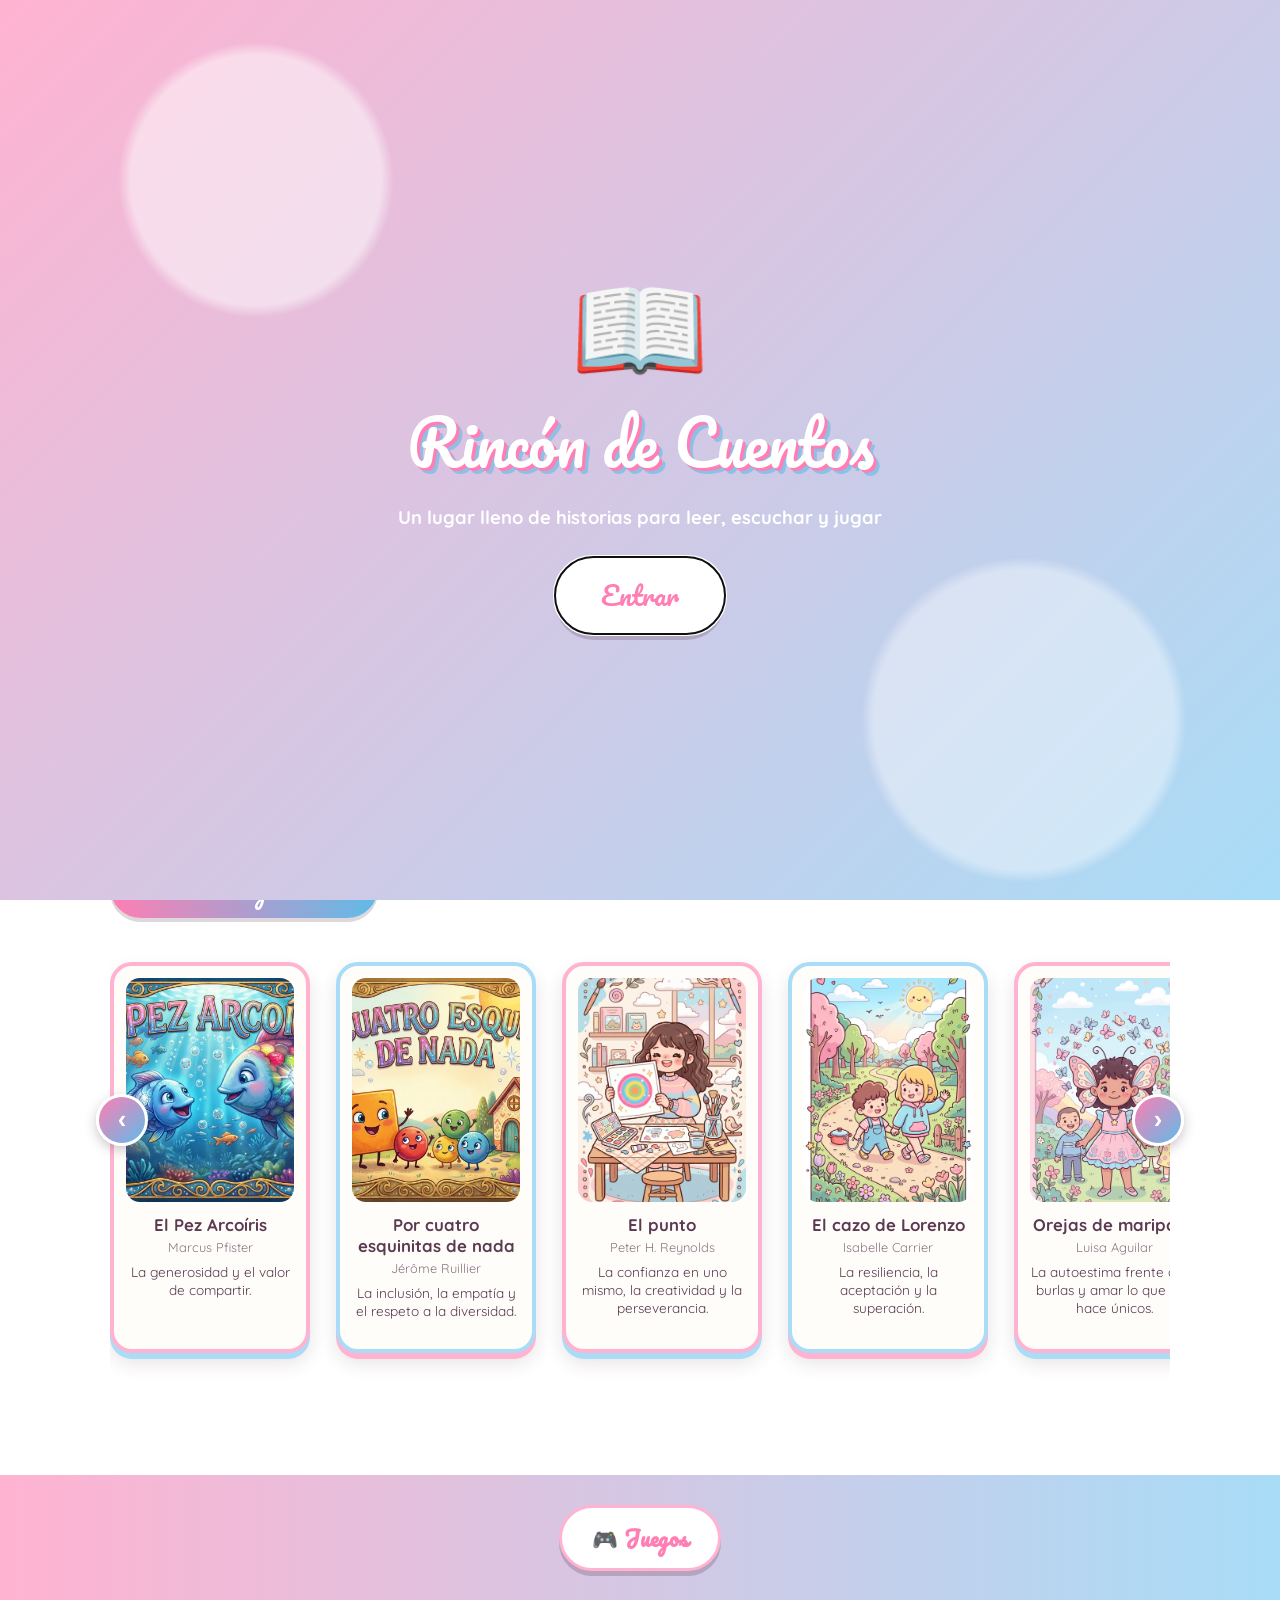
<file: index.html>
<!DOCTYPE html>
<html lang="es">
<head>
  <meta charset="UTF-8">
  <meta name="viewport" content="width=device-width, initial-scale=1">
  <title>Rincón de Cuentos</title>
  <link rel="preconnect" href="https://fonts.googleapis.com">
  <link rel="preconnect" href="https://fonts.gstatic.com" crossorigin>
  <link href="https://fonts.googleapis.com/css2?family=Pacifico&family=Quicksand:wght@500;600;700&family=Dancing+Script:wght@600;700&display=swap" rel="stylesheet">
  <link rel="stylesheet" href="styles.css">
  <link rel="stylesheet" href="libro.css">
</head>
<body>

  <!-- Decoración flotante (se llena desde script.js) -->
  <div class="decoracion" id="decoracion" aria-hidden="true">
    <span class="nube nube-1">☁️</span>
    <span class="nube nube-2">☁️</span>
    <span class="nube nube-3">☁️</span>
  </div>

  <header class="cabecera">
    <h1>Rincón de Cuentos</h1>

    <svg class="ola" viewBox="0 0 1440 120" preserveAspectRatio="none" aria-hidden="true">
      <path d="M0,64 C240,120 480,0 720,48 C960,96 1200,16 1440,64 L1440,120 L0,120 Z"></path>
    </svg>
  </header>

  <main id="categorias">
    <!-- Las categorías y tarjetas se crean desde script.js -->
  </main>

  <footer>
    <a class="boton-gatos" href="juegos.html">🎮 Juegos</a>
  </footer>

  <script src="sonidos.js"></script>
  <script src="cuentos.js"></script>
  <script src="libro.js"></script>
  <script src="script.js"></script>
</body>
<script src="sonidos.js"></script>
<script src="cuentos.js"></script>
<script src="libro.js"></script>
<script src="script.js"></script>
</html>
</file>
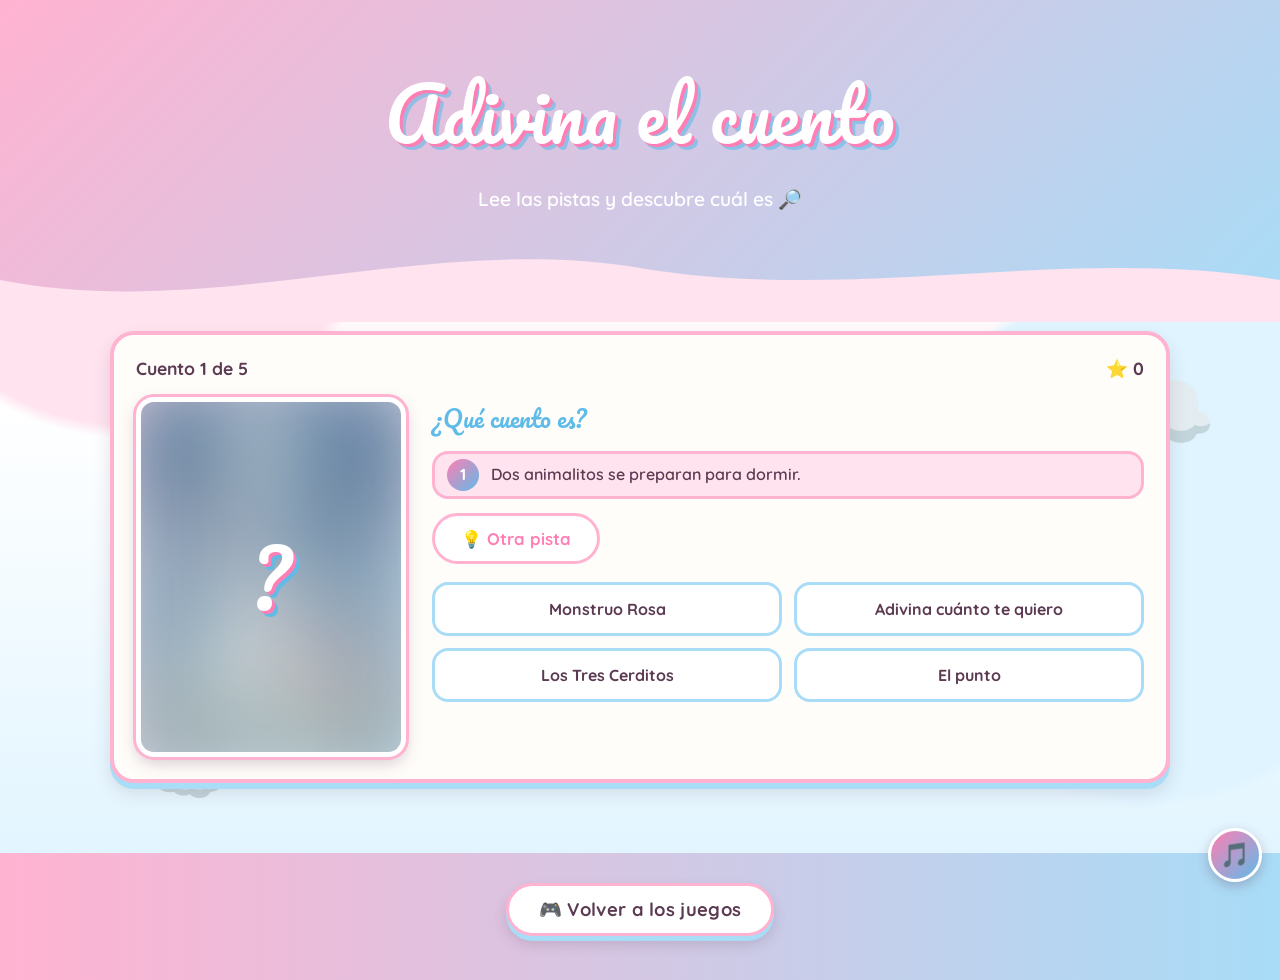
<file: adivina.html>
<!DOCTYPE html>
<html lang="es">
<head>
  <meta charset="UTF-8">
  <meta name="viewport" content="width=device-width, initial-scale=1">
  <title>Adivina el cuento</title>
  <link rel="preconnect" href="https://fonts.googleapis.com">
  <link rel="preconnect" href="https://fonts.gstatic.com" crossorigin>
  <link href="https://fonts.googleapis.com/css2?family=Pacifico&family=Quicksand:wght@500;600;700&display=swap" rel="stylesheet">
  <link rel="stylesheet" href="styles.css">
  <link rel="stylesheet" href="gatos.css">
  <link rel="stylesheet" href="juegos.css">
</head>
<body>

  <div class="decoracion" aria-hidden="true">
    <span class="nube nube-1">☁️</span>
    <span class="nube nube-2">☁️</span>
    <span class="nube nube-3">☁️</span>
  </div>

  <header class="cabecera">
    <h1>Adivina el cuento</h1>
    <p>Lee las pistas y descubre cuál es 🔎</p>

    <svg class="ola" viewBox="0 0 1440 120" preserveAspectRatio="none" aria-hidden="true">
      <path d="M0,64 C240,120 480,0 720,48 C960,96 1200,16 1440,64 L1440,120 L0,120 Z"></path>
    </svg>
  </header>

  <main>
    <section class="panel">
      <div class="marcador">
        <span id="ronda">Cuento 1 de 5</span>
        <span id="puntos">⭐ 0</span>
      </div>

      <div class="adivina-zona">
        <div id="marco-imagen" class="adivina-imagen">
          <span id="signo" class="signo">?</span>
          <img id="portada" alt="Portada del cuento" hidden>
        </div>

        <div>
          <h2 class="adivina-titulo">¿Qué cuento es?</h2>
          <ol id="pistas" class="pistas"></ol>
          <button id="btn-pista" class="btn btn-claro" type="button">💡 Otra pista</button>

          <div id="opciones" class="opciones"></div>
          <p id="mensaje" class="aviso" aria-live="polite"></p>
          <button id="btn-siguiente" class="btn" type="button" hidden>Siguiente cuento ➜</button>
        </div>
      </div>
    </section>
  </main>

  <div id="final" class="ganador oculto" role="dialog" aria-modal="true">
    <div class="ganador-caja">
      <div class="trofeo">🏆</div>
      <h2>¡Terminaste!</h2>
      <p id="final-puntos" class="ganador-nombre"></p>
      <p id="final-texto"></p>
      <div class="ganador-botones">
        <button id="btn-otra" class="btn" type="button">🔁 Jugar otra vez</button>
        <a class="btn btn-claro" href="juegos.html">🎮 Más juegos</a>
      </div>
    </div>
  </div>

  <footer>
    <a class="boton-gatos" href="juegos.html">🎮 Volver a los juegos</a>
  </footer>

  <script src="sonidos.js"></script>
  <script src="juegos-comun.js"></script>
  <script src="adivina.js"></script>
</body>
</html>
</file>
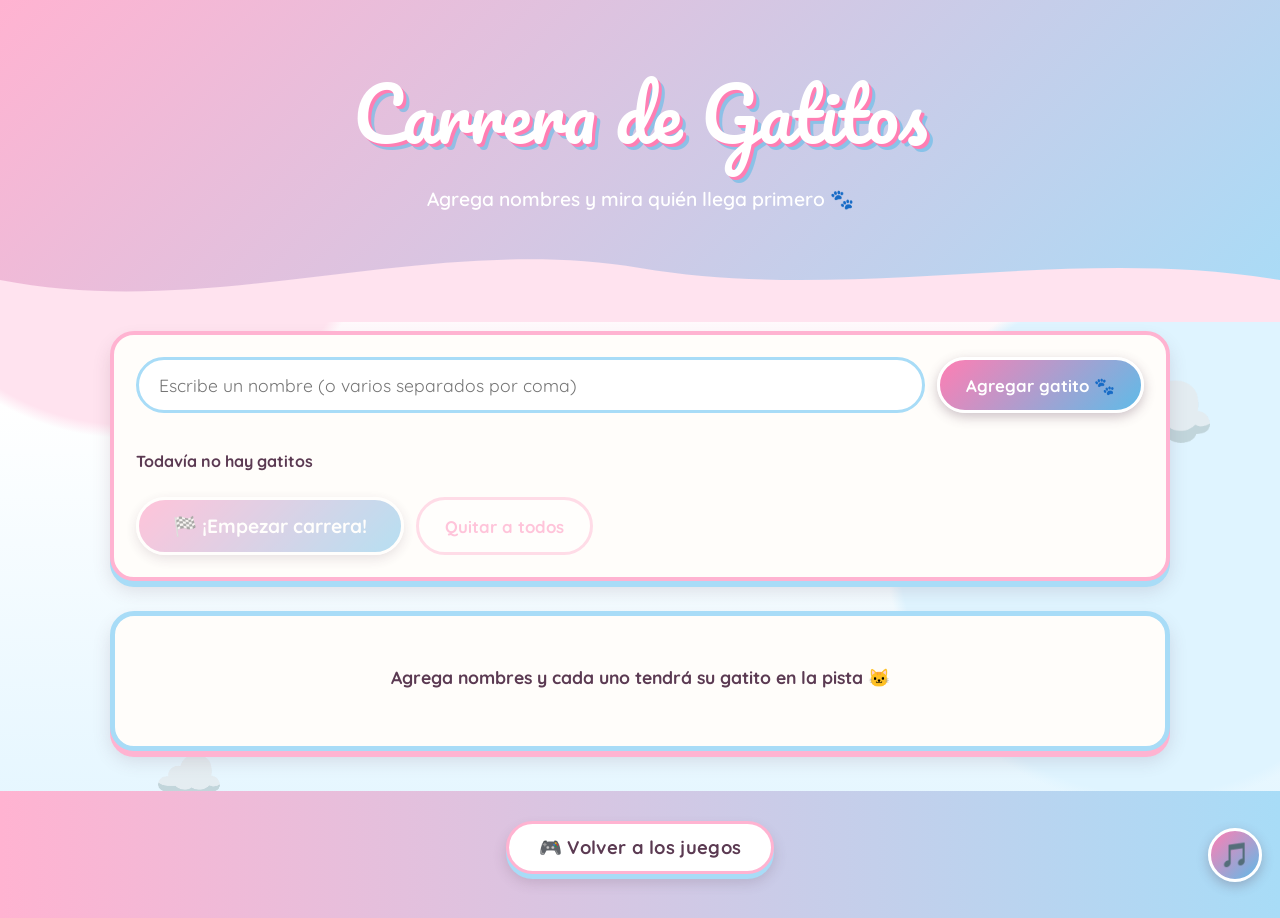
<file: gatos.html>
<!DOCTYPE html>
<html lang="es">
<head>
  <meta charset="UTF-8">
  <meta name="viewport" content="width=device-width, initial-scale=1">
  <title>Carrera de Gatitos</title>
  <link rel="preconnect" href="https://fonts.googleapis.com">
  <link rel="preconnect" href="https://fonts.gstatic.com" crossorigin>
  <link href="https://fonts.googleapis.com/css2?family=Pacifico&family=Quicksand:wght@500;600;700&display=swap" rel="stylesheet">
  <link rel="stylesheet" href="styles.css">
  <link rel="stylesheet" href="gatos.css">
</head>
<body>

  <div class="decoracion" aria-hidden="true">
    <span class="nube nube-1">☁️</span>
    <span class="nube nube-2">☁️</span>
    <span class="nube nube-3">☁️</span>
  </div>

  <header class="cabecera">
    <h1>Carrera de Gatitos</h1>
    <p>Agrega nombres y mira quién llega primero 🐾</p>

    <svg class="ola" viewBox="0 0 1440 120" preserveAspectRatio="none" aria-hidden="true">
      <path d="M0,64 C240,120 480,0 720,48 C960,96 1200,16 1440,64 L1440,120 L0,120 Z"></path>
    </svg>
  </header>

  <main>
    <!-- Agregar nombres -->
    <section class="panel">
      <form id="formulario" class="formulario" autocomplete="off">
        <input id="nombre" type="text" maxlength="16"
               placeholder="Escribe un nombre (o varios separados por coma)"
               aria-label="Nombre del gatito">
        <button type="submit" class="btn">Agregar gatito 🐾</button>
      </form>

      <p id="aviso" class="aviso" aria-live="polite"></p>
      <p id="contador" class="contador">Todavía no hay gatitos</p>
      <ul id="lista" class="lista"></ul>

      <div class="acciones">
        <button id="btn-empezar" class="btn btn-grande" disabled>🏁 ¡Empezar carrera!</button>
        <button id="btn-vaciar" class="btn btn-claro" disabled>Quitar a todos</button>
      </div>
    </section>

    <!-- Hipódromo -->
    <section class="hipodromo">
      <div id="pista" class="pista">
        <p id="vacio" class="vacio">Agrega nombres y cada uno tendrá su gatito en la pista 🐱</p>
      </div>
      <div id="cuenta" class="cuenta" aria-live="assertive"></div>
    </section>
  </main>

  <!-- Ganador -->
  <div id="ganador" class="ganador oculto" role="dialog" aria-modal="true">
    <div class="ganador-caja">
      <div class="trofeo">🏆</div>
      <h2>¡Tenemos ganador!</h2>
      <p id="ganador-nombre" class="ganador-nombre"></p>
      <div class="ganador-botones">
        <button id="btn-otra" class="btn">🔁 Otra carrera</button>
        <button id="btn-quitar-ganador" class="btn btn-claro">Quitar al ganador</button>
        <button id="btn-cerrar-ganador" class="btn btn-claro">Cerrar</button>
      </div>
    </div>
  </div>

  <footer>
    <a class="boton-gatos" href="juegos.html">🎮 Volver a los juegos</a>
  </footer>
  <script src="sonidos.js"></script>
  <script src="gatos.js"></script>
</body>
</html>
</file>
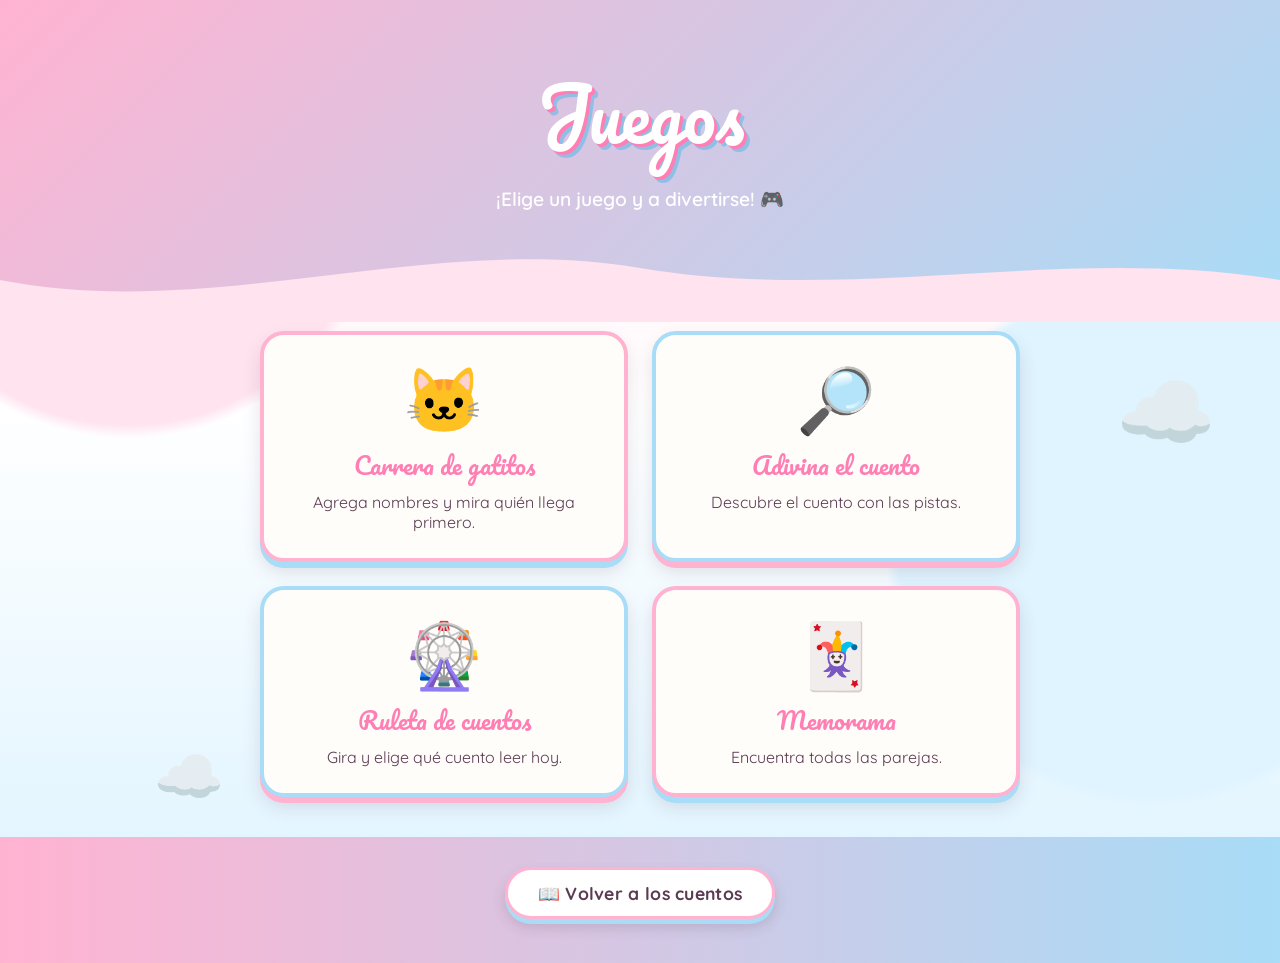
<file: juegos.html>
<!DOCTYPE html>
<html lang="es">
<head>
  <meta charset="UTF-8">
  <meta name="viewport" content="width=device-width, initial-scale=1">
  <title>Juegos</title>
  <link rel="preconnect" href="https://fonts.googleapis.com">
  <link rel="preconnect" href="https://fonts.gstatic.com" crossorigin>
  <link href="https://fonts.googleapis.com/css2?family=Pacifico&family=Quicksand:wght@500;600;700&display=swap" rel="stylesheet">
  <link rel="stylesheet" href="styles.css">
  <link rel="stylesheet" href="juegos.css">
</head>
<body>

  <div class="decoracion" aria-hidden="true">
    <span class="nube nube-1">☁️</span>
    <span class="nube nube-2">☁️</span>
    <span class="nube nube-3">☁️</span>
  </div>

  <header class="cabecera">
    <h1>Juegos</h1>
    <p>¡Elige un juego y a divertirse! 🎮</p>

    <svg class="ola" viewBox="0 0 1440 120" preserveAspectRatio="none" aria-hidden="true">
      <path d="M0,64 C240,120 480,0 720,48 C960,96 1200,16 1440,64 L1440,120 L0,120 Z"></path>
    </svg>
  </header>

  <main>
    <div class="juegos-grid">
      <a class="juego-tarjeta" href="gatos.html">
        <div class="juego-emoji">🐱</div>
        <h3>Carrera de gatitos</h3>
        <p>Agrega nombres y mira quién llega primero.</p>
      </a>
      <a class="juego-tarjeta" href="adivina.html">
        <div class="juego-emoji">🔎</div>
        <h3>Adivina el cuento</h3>
        <p>Descubre el cuento con las pistas.</p>
      </a>
      <a class="juego-tarjeta" href="ruleta.html">
        <div class="juego-emoji">🎡</div>
        <h3>Ruleta de cuentos</h3>
        <p>Gira y elige qué cuento leer hoy.</p>
      </a>
      <a class="juego-tarjeta" href="memorama.html">
        <div class="juego-emoji">🃏</div>
        <h3>Memorama</h3>
        <p>Encuentra todas las parejas.</p>
      </a>
    </div>
  </main>

  <footer>
    <a class="boton-gatos" href="index.html">📖 Volver a los cuentos</a>
  </footer>

</body>
</html>
</file>
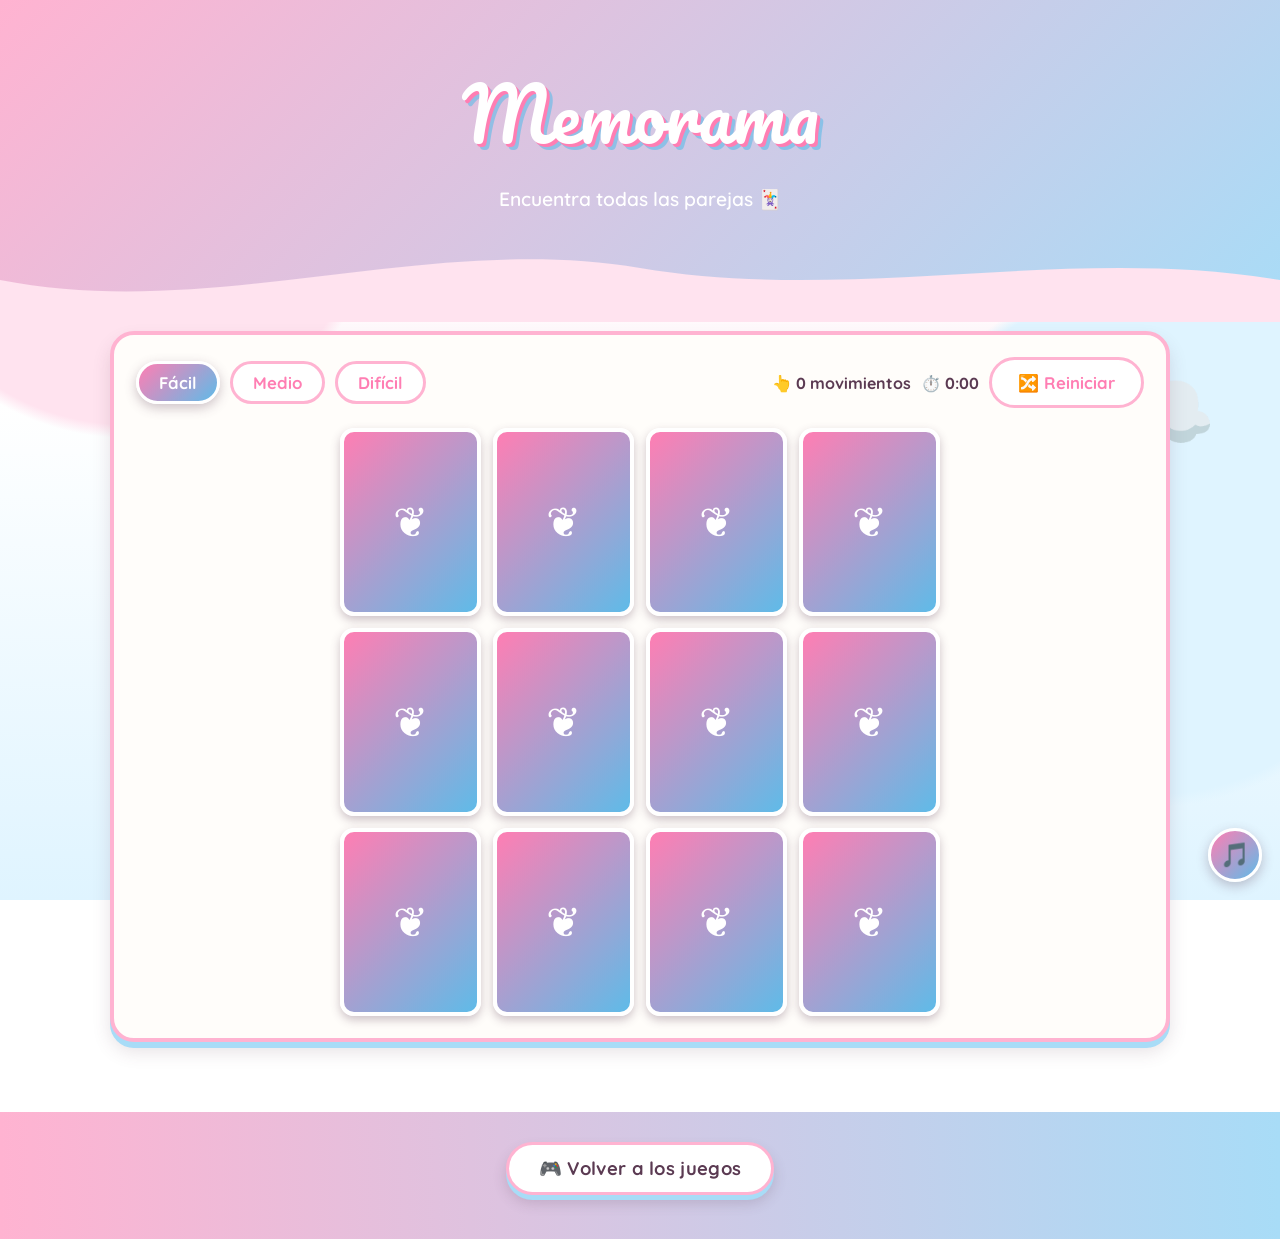
<file: memorama.html>
<!DOCTYPE html>
<html lang="es">
<head>
  <meta charset="UTF-8">
  <meta name="viewport" content="width=device-width, initial-scale=1">
  <title>Memorama</title>
  <link rel="preconnect" href="https://fonts.googleapis.com">
  <link rel="preconnect" href="https://fonts.gstatic.com" crossorigin>
  <link href="https://fonts.googleapis.com/css2?family=Pacifico&family=Quicksand:wght@500;600;700&display=swap" rel="stylesheet">
  <link rel="stylesheet" href="styles.css">
  <link rel="stylesheet" href="gatos.css">
  <link rel="stylesheet" href="juegos.css">
</head>
<body>

  <div class="decoracion" aria-hidden="true">
    <span class="nube nube-1">☁️</span>
    <span class="nube nube-2">☁️</span>
    <span class="nube nube-3">☁️</span>
  </div>

  <header class="cabecera">
    <h1>Memorama</h1>
    <p>Encuentra todas las parejas 🃏</p>

    <svg class="ola" viewBox="0 0 1440 120" preserveAspectRatio="none" aria-hidden="true">
      <path d="M0,64 C240,120 480,0 720,48 C960,96 1200,16 1440,64 L1440,120 L0,120 Z"></path>
    </svg>
  </header>

  <main>
    <section class="panel">
      <div class="memo-barra">
        <div class="memo-niveles">
          <button class="btn nivel activo" data-nivel="facil" type="button">Fácil</button>
          <button class="btn btn-claro nivel" data-nivel="medio" type="button">Medio</button>
          <button class="btn btn-claro nivel" data-nivel="dificil" type="button">Difícil</button>
        </div>
        <div class="memo-datos">
          <span>👆 <strong id="movimientos">0</strong> movimientos</span>
          <span>⏱️ <strong id="tiempo">0:00</strong></span>
          <button id="btn-reiniciar" class="btn btn-claro" type="button">🔀 Reiniciar</button>
        </div>
      </div>

      <div id="tablero" class="tablero"></div>
    </section>
  </main>

  <div id="final" class="ganador oculto" role="dialog" aria-modal="true">
    <div class="ganador-caja">
      <div class="trofeo">🏆</div>
      <h2>¡Lo lograste!</h2>
      <p id="final-estrellas" class="ganador-nombre"></p>
      <p id="final-texto"></p>
      <div class="ganador-botones">
        <button id="btn-otra" class="btn" type="button">🔁 Jugar otra vez</button>
        <a class="btn btn-claro" href="juegos.html">🎮 Más juegos</a>
      </div>
    </div>
  </div>

  <footer>
    <a class="boton-gatos" href="juegos.html">🎮 Volver a los juegos</a>
  </footer>

  <script src="sonidos.js"></script>
  <script src="juegos-comun.js"></script>
  <script src="memorama.js"></script>
</body>
</html>
</file>
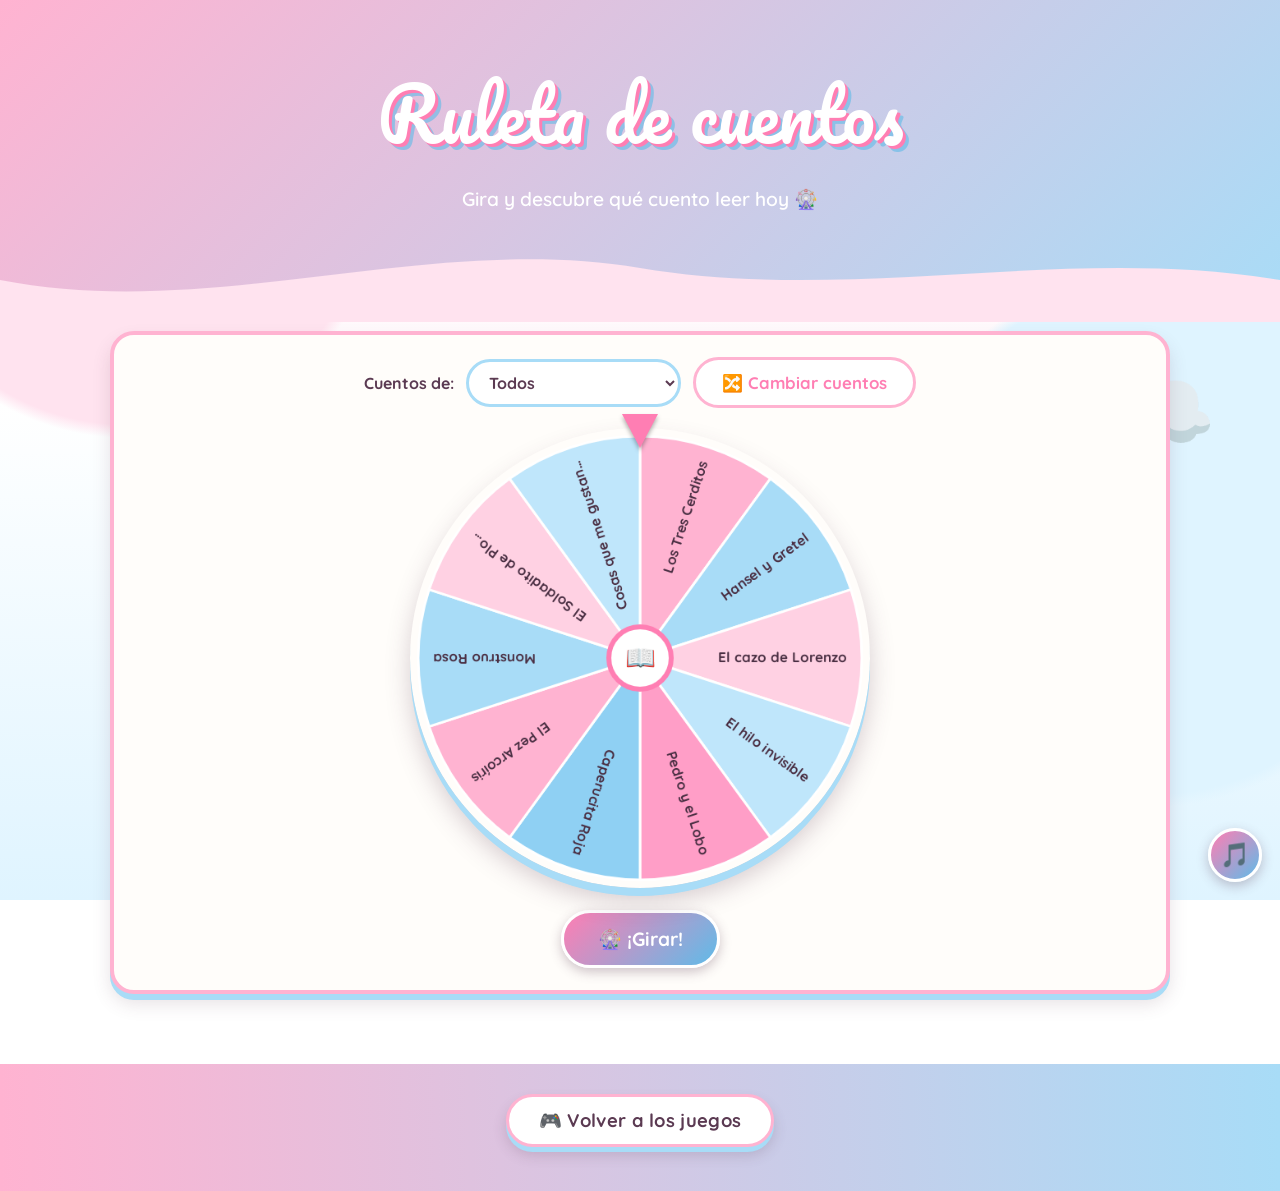
<file: ruleta.html>
<!DOCTYPE html>
<html lang="es">
<head>
  <meta charset="UTF-8">
  <meta name="viewport" content="width=device-width, initial-scale=1">
  <title>Ruleta de cuentos</title>
  <link rel="preconnect" href="https://fonts.googleapis.com">
  <link rel="preconnect" href="https://fonts.gstatic.com" crossorigin>
  <link href="https://fonts.googleapis.com/css2?family=Pacifico&family=Quicksand:wght@500;600;700&display=swap" rel="stylesheet">
  <link rel="stylesheet" href="styles.css">
  <link rel="stylesheet" href="gatos.css">
  <link rel="stylesheet" href="juegos.css">
</head>
<body>

  <div class="decoracion" aria-hidden="true">
    <span class="nube nube-1">☁️</span>
    <span class="nube nube-2">☁️</span>
    <span class="nube nube-3">☁️</span>
  </div>

  <header class="cabecera">
    <h1>Ruleta de cuentos</h1>
    <p>Gira y descubre qué cuento leer hoy 🎡</p>

    <svg class="ola" viewBox="0 0 1440 120" preserveAspectRatio="none" aria-hidden="true">
      <path d="M0,64 C240,120 480,0 720,48 C960,96 1200,16 1440,64 L1440,120 L0,120 Z"></path>
    </svg>
  </header>

  <main>
    <section class="panel ruleta-panel">
      <div class="ruleta-opciones">
        <label for="categoria">Cuentos de:</label>
        <select id="categoria">
          <option value="todos">Todos</option>
          <option value="clasicos">Cuentos clásicos</option>
          <option value="emociones">Emociones y valores</option>
        </select>
        <button id="btn-mezclar" class="btn btn-claro" type="button">🔀 Cambiar cuentos</button>
      </div>

      <div class="ruleta-caja">
        <div class="ruleta-puntero" aria-hidden="true"></div>
        <canvas id="ruleta" aria-label="Ruleta de cuentos"></canvas>
      </div>

      <button id="btn-girar" class="btn btn-grande" type="button">🎡 ¡Girar!</button>

      <div id="resultado" class="resultado" hidden>
        <img id="res-imagen" alt="">
        <div>
          <p class="resultado-etiqueta">¡Te toca leer!</p>
          <h3 id="res-titulo"></h3>
          <div class="ganador-botones">
            <a id="res-leer" class="btn" href="index.html">📖 Leer este cuento</a>
            <button id="btn-otra" class="btn btn-claro" type="button">🔁 Girar otra vez</button>
          </div>
        </div>
      </div>
    </section>
  </main>

  <footer>
    <a class="boton-gatos" href="juegos.html">🎮 Volver a los juegos</a>
  </footer>

  <script src="sonidos.js"></script>
  <script src="juegos-comun.js"></script>
  <script src="ruleta.js"></script>
</body>
</html>
</file>
<file: styles.css>
:root {
  --rosa-claro: #ffe3ef;
  --rosa: #ffb3d1;
  --rosa-fuerte: #ff7eb3;
  --celeste-claro: #dff4ff;
  --celeste: #a8dcf7;
  --celeste-fuerte: #5fbbe8;
  --texto: #5b3a52;
  --blanco: #fffdfa;
}

* {
  box-sizing: border-box;
  margin: 0;
  padding: 0;
}

body {
  font-family: "Quicksand", sans-serif;
  color: var(--texto);
  min-height: 100vh;
  position: relative;
  overflow-x: hidden;
  background:
    radial-gradient(circle at 10% 20%, var(--rosa-claro) 0 18%, transparent 19%),
    radial-gradient(circle at 90% 60%, var(--celeste-claro) 0 20%, transparent 21%),
    linear-gradient(180deg, var(--rosa-claro) 0%, #fff 45%, var(--celeste-claro) 100%);
  background-attachment: fixed;
}

/* ---------- Decoración flotante ---------- */
.decoracion {
  position: fixed;
  inset: 0;
  pointer-events: none;
  z-index: 0;
  overflow: hidden;
}

.nube {
  position: absolute;
  font-size: 4rem;
  opacity: 0.8;
  animation: flotar 8s ease-in-out infinite;
}
.nube-1 { top: 12%; left: 4%; }
.nube-2 { top: 40%; right: 5%; font-size: 5rem; animation-delay: -3s; }
.nube-3 { bottom: 10%; left: 12%; font-size: 3.5rem; animation-delay: -5s; }

.burbuja,
.estrella {
  position: absolute;
  animation: subir linear infinite;
}

.burbuja {
  border-radius: 50%;
  border: 2px solid rgba(255, 255, 255, 0.9);
  background: radial-gradient(circle at 30% 30%, #fff, rgba(168, 220, 247, 0.5));
}

.estrella {
  color: var(--rosa-fuerte);
  opacity: 0.7;
}

@keyframes flotar {
  0%, 100% { transform: translateY(0); }
  50% { transform: translateY(-18px); }
}

@keyframes subir {
  from { transform: translateY(110vh) rotate(0deg); }
  to   { transform: translateY(-20vh) rotate(360deg); }
}

/* ---------- Cabecera ---------- */
.cabecera {
  position: relative;
  z-index: 1;
  text-align: center;
  padding: 50px 20px 110px;
  background: linear-gradient(135deg, var(--rosa) 0%, var(--celeste) 100%);
}

.cabecera h1 {
  font-family: "Pacifico", cursive;
  font-weight: 400;
  font-size: clamp(2.4rem, 8vw, 4.5rem);
  color: #fff;
  text-shadow:
    3px 3px 0 var(--rosa-fuerte),
    6px 6px 0 rgba(95, 187, 232, 0.6);
}

.cabecera p {
  margin-top: 10px;
  font-size: 1.2rem;
  font-weight: 600;
  color: #fff;
}

.ola {
  position: absolute;
  left: 0;
  bottom: -1px;
  width: 100%;
  height: 90px;
  fill: var(--rosa-claro);
}

/* ---------- Categorías ---------- */
main {
  position: relative;
  z-index: 1;
  max-width: 1100px;
  margin: 0 auto;
  padding: 10px 20px 40px;
}

.categoria {
  margin-bottom: 50px;
}

.categoria h2 {
  display: inline-block;
  font-family: "Pacifico", cursive;
  font-weight: 400;
  font-size: 1.6rem;
  color: #fff;
  background: linear-gradient(90deg, var(--rosa-fuerte), var(--celeste-fuerte));
  padding: 8px 28px;
  border-radius: 50px;
  box-shadow: 0 4px 0 rgba(91, 58, 82, 0.2);
  margin-bottom: 24px;
}

/* ---------- Carrusel ---------- */
.carrusel {
  position: relative;
}

.tarjetas {
  display: flex;
  justify-content: flex-start;   /* pegadas a la izquierda */
  gap: 26px;
  overflow-x: auto;
  scroll-snap-type: x proximity;
  scroll-behavior: smooth;
  padding: 20px 10px 32px;       /* espacio para sombras y para que la tarjeta suba con el hover */
  scrollbar-width: none;         /* oculta la barra en Firefox */
}

.tarjetas::-webkit-scrollbar {
  display: none;                 /* oculta la barra en Chrome/Safari */
}

/* ---------- Tarjetas ---------- */
.tarjeta {
  flex: 0 0 200px;               /* ancho fijo de cada tarjeta */
  scroll-snap-align: start;
  background: var(--blanco);
  border: 4px solid var(--rosa);
  border-radius: 22px;
  padding: 12px;
  text-align: center;
  cursor: pointer;
  box-shadow: 0 6px 0 var(--celeste), 0 10px 18px rgba(91, 58, 82, 0.15);
  transition: transform 0.25s ease, border-color 0.25s ease, box-shadow 0.25s ease;
}

/* alternamos rosa y celeste */
.tarjeta:nth-child(even) {
  border-color: var(--celeste);
  box-shadow: 0 6px 0 var(--rosa), 0 10px 18px rgba(91, 58, 82, 0.15);
}

.tarjeta:hover {
  transform: translateY(-8px) rotate(-1.5deg);
  border-color: var(--rosa-fuerte);
}

.tarjeta:nth-child(even):hover {
  transform: translateY(-8px) rotate(1.5deg);
  border-color: var(--celeste-fuerte);
}

.portada {
  width: 100%;
  aspect-ratio: 3 / 4;
  border-radius: 14px;
  overflow: hidden;
  background: linear-gradient(135deg, var(--rosa-claro), var(--celeste-claro));
  margin-bottom: 12px;
}

.portada img {
  width: 100%;
  height: 100%;
  object-fit: cover;
  display: block;
}

/* Si la imagen aún no existe, se muestra el título sobre el fondo pastel */
.portada.sin-imagen {
  display: flex;
  align-items: center;
  justify-content: center;
  padding: 12px;
  font-weight: 700;
  color: var(--rosa-fuerte);
}

.tarjeta h3 {
  font-size: 1.05rem;
  line-height: 1.25;
}

.tarjeta .autor {
  margin-top: 4px;
  font-size: 0.8rem;
  opacity: 0.7;
}

.tarjeta .tema {
  margin-top: 8px;
  font-size: 0.85rem;
  line-height: 1.3;
}

/* ---------- Flechas ---------- */
.flecha {
  position: absolute;
  top: 40%;
  transform: translateY(-50%);
  z-index: 3;
  width: 52px;
  height: 52px;
  border: 3px solid #fff;
  border-radius: 50%;
  background: linear-gradient(135deg, var(--rosa-fuerte), var(--celeste-fuerte));
  color: #fff;
  font-size: 1.6rem;
  font-weight: 700;
  line-height: 1;
  cursor: pointer;
  box-shadow: 0 4px 12px rgba(91, 58, 82, 0.3);
  transition: transform 0.2s ease, opacity 0.3s ease;
}

.flecha:hover {
  transform: translateY(-50%) scale(1.12);
}

.flecha.izquierda { left: -14px; }
.flecha.derecha   { right: -14px; }

.flecha.oculta {
  opacity: 0;
  pointer-events: none;
}

/* ---------- Pie ---------- */
footer {
  position: relative;
  z-index: 1;
  text-align: center;
  padding: 30px 20px;
  font-weight: 600;
  background: linear-gradient(90deg, var(--rosa), var(--celeste));
  color: #fff;
}    


/* ---------- Botón de sonido ---------- */
.boton-sonido {
  position: fixed;
  right: 18px;
  bottom: 18px;
  z-index: 900;
  width: 54px;
  height: 54px;
  font-size: 1.5rem;
  line-height: 1;
  color: #fff;
  background: linear-gradient(135deg, var(--rosa-fuerte), var(--celeste-fuerte));
  border: 3px solid #fff;
  border-radius: 50%;
  box-shadow: 0 4px 12px rgba(91, 58, 82, 0.3);
  cursor: pointer;
  transition: transform 0.2s ease;
}

.boton-sonido:hover {
  transform: scale(1.12);
}

/* ---------- Pantalla de bienvenida ---------- */
.bienvenida {
  position: fixed;
  inset: 0;
  z-index: 1100;
  display: flex;
  align-items: center;
  justify-content: center;
  padding: 20px;
  background:
    radial-gradient(circle at 20% 20%, rgba(255, 255, 255, 0.5) 0 10%, transparent 11%),
    radial-gradient(circle at 80% 80%, rgba(255, 255, 255, 0.4) 0 12%, transparent 13%),
    linear-gradient(135deg, var(--rosa) 0%, var(--celeste) 100%);
  animation: aparecer 0.4s ease both;
}

.bienvenida.saliendo {
  animation: desaparecer 0.5s ease both;
  pointer-events: none;
}

.bienvenida-caja {
  max-width: 520px;
  text-align: center;
  color: #fff;
}

.bienvenida-libro {
  font-size: clamp(4rem, 14vw, 7rem);
  line-height: 1.1;
  animation: flotar 3s ease-in-out infinite;
}

.bienvenida h2 {
  font-family: "Pacifico", cursive;
  font-weight: 400;
  font-size: clamp(2.2rem, 8vw, 3.8rem);
  text-shadow: 3px 3px 0 var(--rosa-fuerte), 6px 6px 0 rgba(95, 187, 232, 0.6);
}

.bienvenida p {
  margin: 10px 0 28px;
  font-size: 1.15rem;
  font-weight: 700;
}

.bienvenida-boton {
  padding: 16px 46px;
  font-family: "Pacifico", cursive;
  font-size: 1.6rem;
  color: var(--rosa-fuerte);
  background: #fff;
  border: none;
  border-radius: 50px;
  box-shadow: 0 6px 0 rgba(91, 58, 82, 0.25);
  cursor: pointer;
  animation: latido 1.6s ease-in-out infinite;
}

.bienvenida-boton:hover {
  transform: scale(1.1);
}

@keyframes latido {
  0%, 100% { transform: scale(1); }
  50%      { transform: scale(1.07); }
}





/* ---------- Botones del pie de página ---------- */
.boton-gatos {
  display: inline-flex;
  align-items: center;
  gap: 8px;
  margin-bottom: 14px;
  padding: 12px 30px;
  font-family: "Quicksand", sans-serif;
  font-size: 1.1rem;
  font-weight: 700;
  letter-spacing: 0.3px;
  color: var(--texto);
  text-decoration: none;
  background: #fff;
  border: 3px solid var(--rosa);
  border-radius: 50px;
  box-shadow: 0 5px 0 var(--celeste), 0 8px 14px rgba(91, 58, 82, 0.2);
  transition: transform 0.2s ease, box-shadow 0.2s ease, border-color 0.2s ease;
}

.boton-gatos:hover {
  transform: translateY(-3px);
  border-color: var(--rosa-fuerte);
  box-shadow: 0 8px 0 var(--celeste), 0 12px 18px rgba(91, 58, 82, 0.25);
}

.boton-gatos:active {
  transform: translateY(2px);
  box-shadow: 0 2px 0 var(--celeste);
}
</file>
<file: libro.css>
/* ---------- Pantalla del libro ---------- */
.lector {
    position: fixed;
    inset: 0;
    z-index: 1000;
    display: flex;
    align-items: center;
    justify-content: center;
    padding: 2.5vh 2.5vw;
    overflow: hidden;
    background:
      radial-gradient(circle at 15% 20%, rgba(255, 255, 255, 0.5) 0 8%, transparent 9%),
      radial-gradient(circle at 85% 75%, rgba(255, 255, 255, 0.4) 0 10%, transparent 11%),
      linear-gradient(135deg, var(--rosa) 0%, var(--celeste) 100%);
    animation: aparecer 0.4s ease both;
  }
  
  .lector.cerrando {
    animation: desaparecer 0.4s ease both;
  }
  
  .libro {
    position: relative;
    width: 100%;
    height: 100%;
    max-width: 1400px;
    animation: abrir 0.8s cubic-bezier(0.2, 0.8, 0.2, 1) both;
  }
  
  .hojas {
    position: absolute;
    inset: 0;
    perspective: 2400px;
    border-radius: 10px;
    box-shadow: 0 20px 50px rgba(91, 58, 82, 0.35);
  }
  
  /* ---------- Hojas que se pasan ---------- */
  .hoja {
    position: absolute;
    inset: 0;
    transform-origin: left center;
    transform-style: preserve-3d;
    transition:
      transform 1.1s cubic-bezier(0.45, 0.05, 0.25, 1),
      visibility 0s linear 0s;
  }
  
  .hoja.pasada {
    transform: rotateY(-180deg);
    visibility: hidden;   /* se oculta cuando termina de girar */
    transition:
      transform 1.1s cubic-bezier(0.45, 0.05, 0.25, 1),
      visibility 0s linear 1.1s;
  }
  
  .cara {
    position: absolute;
    inset: 0;
    border-radius: 10px;
    overflow: hidden;
    backface-visibility: hidden;
    -webkit-backface-visibility: hidden;
  }
  
  .dorso {
    transform: rotateY(180deg);
    background:
      repeating-linear-gradient(90deg, rgba(201, 149, 74, 0.08) 0 2px, transparent 2px 14px),
      linear-gradient(180deg, #fff1da, #f7dfbd);
  }
  
  /* ---------- Página de cuento antiguo ---------- */
  .frente {
    display: flex;
    flex-direction: column;
    gap: clamp(10px, 2vh, 24px);
    padding: clamp(24px, 4.5vh, 48px) clamp(50px, 9vw, 130px) clamp(44px, 7vh, 72px);
    background:
      radial-gradient(circle at 50% 0%, #fffdf6, transparent 70%),
      linear-gradient(180deg, #fff7e8, #fdebd3);
    box-shadow:
      inset 0 0 0 8px #fff7e8,
      inset 0 0 0 11px #c9954a,
      inset 0 0 0 14px #fff7e8,
      inset 0 0 0 16px #e9b8cf;
  }
  
  /* sombra del lomo del libro */
  .frente::before {
    content: "";
    position: absolute;
    inset: 0;
    background: linear-gradient(90deg, rgba(91, 58, 82, 0.22), transparent 6%);
    pointer-events: none;
    z-index: 2;
  }
  
  /* sombra que aparece mientras la hoja gira */
  .frente::after {
    content: "";
    position: absolute;
    inset: 0;
    background: linear-gradient(270deg, rgba(91, 58, 82, 0.4), transparent 65%);
    opacity: 0;
    transition: opacity 1.1s ease;
    pointer-events: none;
    z-index: 2;
  }
  
  .hoja.pasada .frente::after {
    opacity: 1;
  }
  
  /* Adornos de las esquinas */
  .esquina {
    position: absolute;
    font-size: clamp(1.4rem, 3vw, 2.4rem);
    color: #c9954a;
    line-height: 1;
  }
  .esquina.e1 { top: 22px; left: 24px; }
  .esquina.e2 { top: 22px; right: 24px; transform: scaleX(-1); }
  .esquina.e3 { bottom: 22px; left: 24px; transform: scaleY(-1); }
  .esquina.e4 { bottom: 22px; right: 24px; transform: scale(-1, -1); }
  
  /* Adornos de los lados */
  .lado {
    position: absolute;
    top: 14%;
    bottom: 14%;
    display: flex;
    flex-direction: column;
    justify-content: space-around;
    align-items: center;
    color: #c9954a;
    font-size: clamp(1.1rem, 2.4vw, 2rem);
    opacity: 0.85;
  }
  .lado.izq { left: clamp(16px, 3.2vw, 50px); }
  .lado.der { right: clamp(16px, 3.2vw, 50px); }
  .lado span:nth-child(even) { color: var(--rosa-fuerte); }
  
  /* ---------- Ilustración y texto ---------- */
  .ilustracion {
    flex: 1 1 auto;
    min-height: 0;
    display: flex;
    align-items: center;
    justify-content: center;
    overflow: hidden;
    border: 5px solid #fff;
    outline: 3px solid #e9b8cf;
    border-radius: 16px;
    box-shadow: 0 6px 16px rgba(91, 58, 82, 0.25);
    background: linear-gradient(135deg, var(--rosa-claro), var(--celeste-claro));
  }
  
  .ilustracion img {
    width: 100%;
    height: 100%;
    object-fit: cover;
    display: block;
  }
  
  .ilustracion.sin-imagen {
    padding: 16px;
    text-align: center;
    font-weight: 700;
    font-size: clamp(1rem, 2vw, 1.6rem);
    color: var(--rosa-fuerte);
  }
  
  .texto {
    flex: 0 0 auto;
    text-align: center;
    font-family: "Dancing Script", cursive;
    font-weight: 700;
    font-size: clamp(1.3rem, 2.2vw + 1.2vh, 2.4rem);
    line-height: 1.3;
    color: var(--texto);
  }
  
  .num {
    position: absolute;
    bottom: clamp(12px, 2.4vh, 24px);
    left: 50%;
    transform: translateX(-50%);
    font-weight: 700;
    color: #c9954a;
  }
  
  /* Portada y página final */
  .titulo-libro,
  .fin h2 {
    text-align: center;
    font-family: "Pacifico", cursive;
    font-weight: 400;
    font-size: clamp(1.8rem, 4.5vw, 3.4rem);
    color: var(--rosa-fuerte);
    text-shadow: 2px 2px 0 rgba(95, 187, 232, 0.5);
  }
  
  .autor-libro {
    text-align: center;
    font-weight: 600;
    opacity: 0.8;
  }
  
  .fin {
    margin: auto;
    text-align: center;
  }
  
  .fin h2 {
    font-size: clamp(3rem, 9vw, 6rem);
  }
  
  .fin p {
    margin-top: 16px;
    font-family: "Dancing Script", cursive;
    font-weight: 700;
    font-size: clamp(1.4rem, 3vw, 2.2rem);
    line-height: 1.3;
  }
  
  /* ---------- Controles (aparecen al mover el cursor) ---------- */
  .btn-cerrar,
  .controles {
    opacity: 0;
    pointer-events: none;
    transition: opacity 0.3s ease;
  }
  
  .lector.con-controles .btn-cerrar,
  .lector.con-controles .controles {
    opacity: 1;
    pointer-events: auto;
  }
  
  .btn-cerrar {
    position: fixed;
    top: 3.5vh;
    right: 3.5vw;
    z-index: 1002;
  }
  
  .controles {
    position: fixed;
    bottom: 4vh;
    left: 50%;
    transform: translateX(-50%);
    z-index: 1002;
    display: flex;
    gap: 14px;
    padding: 8px 14px;
    border-radius: 50px;
    background: rgba(255, 255, 255, 0.75);
    backdrop-filter: blur(6px);
    box-shadow: 0 6px 18px rgba(91, 58, 82, 0.25);
  }
  
  .btn-cerrar,
  .controles button {
    width: 54px;
    height: 54px;
    border: 3px solid #fff;
    border-radius: 50%;
    background: linear-gradient(135deg, var(--rosa-fuerte), var(--celeste-fuerte));
    color: #fff;
    font-size: 1.5rem;
    line-height: 1;
    cursor: pointer;
    box-shadow: 0 4px 12px rgba(91, 58, 82, 0.3);
    transition: transform 0.2s ease;
  }
  
  .btn-cerrar:hover,
  .controles button:hover {
    transform: scale(1.12);
  }
  
  /* ---------- Barra de avance ---------- */
  .progreso {
    position: fixed;
    left: 0;
    right: 0;
    bottom: 0;
    height: 6px;
    z-index: 1002;
    background: rgba(255, 255, 255, 0.5);
  }
  
  .barra {
    height: 100%;
    width: 0;
    background: linear-gradient(90deg, var(--rosa-fuerte), var(--celeste-fuerte));
  }
  
  @keyframes llenar {
    from { width: 0; }
    to   { width: 100%; }
  }
  
  /* ---------- Animaciones de apertura y cierre ---------- */
  @keyframes aparecer {
    from { opacity: 0; }
    to   { opacity: 1; }
  }
  
  @keyframes desaparecer {
    from { opacity: 1; }
    to   { opacity: 0; }
  }
  
  @keyframes abrir {
    from { transform: scale(0.7) rotateX(18deg); opacity: 0; }
    to   { transform: scale(1) rotateX(0); opacity: 1; }
  }

  /* ---------- Páginas de preguntas ---------- */
.preguntas {
    margin: auto;
    width: min(100%, 780px);
    text-align: center;
  }
  
  .preguntas h2,
  .calificar h2 {
    font-family: "Pacifico", cursive;
    font-weight: 400;
    font-size: clamp(1.8rem, 4.2vw, 3.2rem);
    color: var(--rosa-fuerte);
    text-shadow: 2px 2px 0 rgba(95, 187, 232, 0.5);
  }
  
  .preguntas h2 {
    margin-bottom: clamp(12px, 3vh, 28px);
  }
  
  .preguntas ol {
    list-style: none;
    counter-reset: pregunta;
    display: flex;
    flex-direction: column;
    gap: clamp(10px, 2vh, 20px);
  }
  
  .preguntas li {
    counter-increment: pregunta;
    position: relative;
    text-align: left;
    padding: 12px 18px 12px 70px;
    font-family: "Dancing Script", cursive;
    font-weight: 700;
    font-size: clamp(1.2rem, 1.6vw + 1.6vh, 2.2rem);
    line-height: 1.25;
    color: var(--texto);
    background: rgba(255, 255, 255, 0.7);
    border: 3px solid var(--rosa);
    border-radius: 18px;
    box-shadow: 0 4px 0 var(--celeste);
  }
  
  .preguntas li:nth-child(even) {
    border-color: var(--celeste);
    box-shadow: 0 4px 0 var(--rosa);
  }
  
  .preguntas li::before {
    content: counter(pregunta);
    position: absolute;
    left: 14px;
    top: 50%;
    transform: translateY(-50%);
    width: 40px;
    height: 40px;
    display: flex;
    align-items: center;
    justify-content: center;
    border-radius: 50%;
    background: linear-gradient(135deg, var(--rosa-fuerte), var(--celeste-fuerte));
    color: #fff;
    font-family: "Quicksand", sans-serif;
    font-weight: 700;
    font-size: 1.2rem;
  }
  
  /* ---------- Página de calificación ---------- */
  .calificar {
    margin: auto;
    text-align: center;
  }
  
  .estrellas {
    display: flex;
    justify-content: center;
    gap: clamp(6px, 1.5vw, 18px);
    margin: clamp(14px, 3vh, 30px) 0;
  }
  
  .estrella-btn {
    border: none;
    background: none;
    cursor: pointer;
    font-size: clamp(2.6rem, 8vw, 5.5rem);
    line-height: 1;
    color: #e4d6c3;
    text-shadow: 0 3px 0 rgba(201, 149, 74, 0.35);
    transition: transform 0.2s ease, color 0.2s ease;
  }
  
  .estrella-btn:hover {
    transform: scale(1.2) rotate(-8deg);
  }
  
  .estrella-btn.previa {
    color: #ffe08a;
  }
  
  .estrella-btn.activa {
    color: #ffc93c;
    text-shadow: 0 0 14px rgba(255, 201, 60, 0.8), 0 3px 0 rgba(201, 149, 74, 0.5);
    animation: pop 0.45s ease;
  }
  
  .mensaje-estrellas {
    min-height: 2.6em;
    font-family: "Dancing Script", cursive;
    font-weight: 700;
    font-size: clamp(1.4rem, 3vw, 2.2rem);
    line-height: 1.3;
    color: var(--texto);
  }
  
  @keyframes pop {
    0%   { transform: scale(0.6); }
    60%  { transform: scale(1.35); }
    100% { transform: scale(1); }
  }
  
  /* ---------- Lluvia de estrellas ---------- */
  .estrella-cae {
    position: fixed;
    top: -60px;
    z-index: 1001;
    pointer-events: none;
    text-shadow: 0 0 8px rgba(255, 255, 255, 0.9);
    animation: caer linear forwards;
  }
  
  @keyframes caer {
    from { transform: translateY(0) rotate(0deg); opacity: 1; }
    to   { transform: translateY(115vh) rotate(540deg); opacity: 0.9; }
  }

/* ---------- Botón de la carrera de gatitos ---------- */
.boton-gatos {
  display: inline-block;
  margin-bottom: 14px;
  padding: 12px 30px;
  border-radius: 50px;
  background: #fff;
  color: var(--rosa-fuerte);
  font-family: "Pacifico", cursive;
  font-size: 1.3rem;
  text-decoration: none;
  box-shadow: 0 5px 0 rgba(91, 58, 82, 0.25);
  transition: transform 0.2s ease, box-shadow 0.2s ease;
}

.boton-gatos:hover {
  transform: translateY(-3px) rotate(-1.5deg);
  box-shadow: 0 8px 0 rgba(91, 58, 82, 0.25);
}



/* ---------- Controles en pantallas pequeñas ---------- */
@media (max-width: 480px) {
  .controles {
    gap: 8px;
    padding: 8px 10px;
  }

  .controles button {
    width: 46px;
    height: 46px;
    font-size: 1.3rem;
  }
}
</file>
<file: gatos.css>
/* ---------- Panel para agregar nombres ---------- */
.panel {
    margin-bottom: 30px;
    padding: 22px;
    background: var(--blanco);
    border: 4px solid var(--rosa);
    border-radius: 24px;
    box-shadow: 0 6px 0 var(--celeste), 0 10px 18px rgba(91, 58, 82, 0.15);
  }
  
  .formulario {
    display: flex;
    flex-wrap: wrap;
    gap: 12px;
  }
  
  .formulario input {
    flex: 1 1 240px;
    padding: 14px 20px;
    font-family: "Quicksand", sans-serif;
    font-size: 1.1rem;
    color: var(--texto);
    background: #fff;
    border: 3px solid var(--celeste);
    border-radius: 50px;
    outline: none;
  }
  
  .formulario input:focus {
    border-color: var(--rosa-fuerte);
  }
  
  .btn {
    padding: 12px 26px;
    font-family: "Quicksand", sans-serif;
    font-size: 1.05rem;
    font-weight: 700;
    color: #fff;
    background: linear-gradient(135deg, var(--rosa-fuerte), var(--celeste-fuerte));
    border: 3px solid #fff;
    border-radius: 50px;
    box-shadow: 0 4px 12px rgba(91, 58, 82, 0.3);
    cursor: pointer;
    transition: transform 0.2s ease, opacity 0.2s ease;
  }
  
  .btn:hover:not(:disabled) {
    transform: scale(1.06);
  }
  
  .btn:disabled {
    opacity: 0.45;
    cursor: not-allowed;
  }
  
  .btn-grande {
    padding: 14px 34px;
    font-size: 1.2rem;
  }
  
  .btn-claro {
    color: var(--rosa-fuerte);
    background: #fff;
    border-color: var(--rosa);
    box-shadow: none;
  }
  
  .aviso {
    min-height: 1.4em;
    margin-top: 8px;
    font-weight: 700;
    color: var(--rosa-fuerte);
  }
  
  .contador {
    margin: 8px 0;
    font-weight: 700;
  }
  
  .lista {
    display: flex;
    flex-wrap: wrap;
    gap: 10px;
    margin-bottom: 18px;
    list-style: none;
  }
  
  .chip {
    display: inline-flex;
    align-items: center;
    gap: 8px;
    padding: 6px 8px 6px 14px;
    font-weight: 700;
    background: var(--rosa-claro);
    border: 3px solid var(--color);
    border-radius: 50px;
  }
  
  .chip .punto {
    width: 14px;
    height: 14px;
    background: var(--color);
    border-radius: 50%;
  }
  
  .chip button {
    width: 24px;
    height: 24px;
    font-size: 0.8rem;
    color: var(--texto);
    background: rgba(91, 58, 82, 0.12);
    border: none;
    border-radius: 50%;
    cursor: pointer;
  }
  
  .chip button:disabled {
    opacity: 0.4;
    cursor: not-allowed;
  }
  
  .acciones {
    display: flex;
    flex-wrap: wrap;
    gap: 12px;
  }
  
  /* ---------- Hipódromo ---------- */
  .hipodromo {
    position: relative;
  }
  
  .pista {
    overflow: hidden;
    min-height: 140px;
    background: var(--blanco);
    border: 5px solid var(--celeste);
    border-radius: 24px;
    box-shadow: 0 6px 0 var(--rosa), 0 10px 18px rgba(91, 58, 82, 0.15);
  }
  
  .vacio {
    padding: 50px 20px;
    text-align: center;
    font-size: 1.1rem;
    font-weight: 700;
  }
  
  .carril {
    --ancho-gato: clamp(60px, 9vw, 88px);
    display: flex;
    align-items: stretch;
    height: 74px;
    background: var(--rosa-claro);
    border-bottom: 3px dashed rgba(91, 58, 82, 0.15);
  }
  
  .carril:nth-child(even) {
    background: var(--celeste-claro);
  }
  
  .carril:last-child {
    border-bottom: none;
  }
  
  .carril.nuevo {
    animation: entrar-carril 0.4s ease both;
  }
  
  .carril.ganadora {
    box-shadow: inset 0 0 0 4px #ffc93c;
  }
  
  .carril.ganadora .etiqueta::after {
    content: " 🏆";
  }
  
  .etiqueta {
    flex: 0 0 clamp(84px, 14vw, 130px);
    display: flex;
    align-items: center;
    padding: 0 10px;
    overflow: hidden;
    font-size: 0.95rem;
    font-weight: 700;
    color: #4a2f43;
    white-space: nowrap;
    text-overflow: ellipsis;
    background: var(--color);
    box-shadow: inset -4px 0 0 rgba(255, 255, 255, 0.5);
  }
  
  .recorrido {
    position: relative;
    flex: 1;
  }
  
  /* Meta a cuadros */
  .meta {
    position: absolute;
    top: 0;
    right: 0;
    bottom: 0;
    width: 22px;
    background: repeating-conic-gradient(#3b2a35 0 25%, #fff 0 50%) 0 0 / 22px 22px;
  }
  
  /* ---------- El gatito ---------- */
  .gato {
    position: absolute;
    bottom: 6px;
    left: calc(var(--pos, 0) * (100% - var(--ancho-gato)));
    z-index: 2;
    width: var(--ancho-gato);
  }
  
  .gato svg {
    display: block;
    width: 100%;
    height: auto;
    overflow: visible;
  }
  
  .pata,
  .cola {
    transform-box: fill-box;
  }
  
  .pata {
    transform-origin: center top;
  }
  
  .cola {
    transform-origin: 100% 100%;
  }
  
  /* Animación solo mientras corren */
  .corriendo .gato {
    animation: rebote 0.28s ease-in-out infinite alternate;
  }
  
  .corriendo .p1,
  .corriendo .p4 {
    animation: pata-a 0.28s ease-in-out infinite alternate;
  }
  
  .corriendo .p2,
  .corriendo .p3 {
    animation: pata-b 0.28s ease-in-out infinite alternate;
  }
  
  .corriendo .cola {
    animation: mover-cola 0.4s ease-in-out infinite alternate;
  }
  
  @keyframes rebote {
    from { transform: translateY(0); }
    to   { transform: translateY(-5px); }
  }
  
  @keyframes pata-a {
    from { transform: rotate(28deg); }
    to   { transform: rotate(-28deg); }
  }
  
  @keyframes pata-b {
    from { transform: rotate(-28deg); }
    to   { transform: rotate(28deg); }
  }
  
  @keyframes mover-cola {
    from { transform: rotate(-10deg); }
    to   { transform: rotate(14deg); }
  }
  
  @keyframes entrar-carril {
    from { opacity: 0; transform: translateX(-20px); }
    to   { opacity: 1; transform: none; }
  }
  
  /* ---------- Cuenta regresiva ---------- */
  .cuenta {
    position: absolute;
    inset: 0;
    display: flex;
    align-items: center;
    justify-content: center;
    font-family: "Pacifico", cursive;
    font-size: clamp(4rem, 14vw, 9rem);
    color: #fff;
    text-shadow: 4px 4px 0 var(--rosa-fuerte), 8px 8px 0 var(--celeste-fuerte);
    pointer-events: none;
    opacity: 0;
  }
  
  .cuenta.visible {
    animation: pop-cuenta 0.8s ease both;
  }
  
  @keyframes pop-cuenta {
    0%   { opacity: 0; transform: scale(0.3); }
    30%  { opacity: 1; transform: scale(1.25); }
    100% { opacity: 1; transform: scale(1); }
  }
  
  /* ---------- Ganador ---------- */
  .ganador {
    position: fixed;
    inset: 0;
    z-index: 1000;
    display: flex;
    align-items: center;
    justify-content: center;
    padding: 20px;
    background: rgba(91, 58, 82, 0.45);
  }
  
  .ganador.oculto {
    display: none;
  }
  
  .ganador-caja {
    max-width: 480px;
    padding: 28px 34px;
    text-align: center;
    background: var(--blanco);
    border: 5px solid #ffc93c;
    border-radius: 28px;
    box-shadow: 0 10px 30px rgba(0, 0, 0, 0.3);
    animation: abrir-ganador 0.5s cubic-bezier(0.2, 0.8, 0.2, 1) both;
  }
  
  .trofeo {
    font-size: 4.5rem;
    line-height: 1;
  }
  
  .ganador-caja h2 {
    margin-top: 6px;
    font-family: "Pacifico", cursive;
    font-weight: 400;
    color: var(--celeste-fuerte);
  }
  
  .ganador-nombre {
    margin: 8px 0 20px;
    font-family: "Pacifico", cursive;
    font-size: clamp(2rem, 7vw, 3.4rem);
    color: var(--rosa-fuerte);
    text-shadow: 2px 2px 0 rgba(95, 187, 232, 0.5);
    word-break: break-word;
  }
  
  .ganador-botones {
    display: flex;
    flex-wrap: wrap;
    justify-content: center;
    gap: 10px;
  }
  
  @keyframes abrir-ganador {
    from { opacity: 0; transform: scale(0.6); }
    to   { opacity: 1; transform: scale(1); }
  }
  
  /* ---------- Confeti ---------- */
  .confeti {
    position: fixed;
    top: -50px;
    z-index: 1001;
    pointer-events: none;
    animation: caer-confeti linear forwards;
  }
  
  @keyframes caer-confeti {
    to { transform: translateY(115vh) rotate(540deg); }
  }

/* ---------- Botón "Volver a los cuentos" ---------- */
footer .boton-gatos {
    font-family: "Quicksand", sans-serif;
    font-size: 1.15rem;
    font-weight: 700;
    letter-spacing: 0.3px;
  }
</file>
<file: juegos.css>
/* ---------- Menú de juegos ---------- */
.juegos-grid {
  display: grid;
  grid-template-columns: repeat(2, 1fr);
  gap: 24px;
  max-width: 760px;
  margin: 0 auto;
}

.juego-tarjeta {
  display: block;
  padding: 26px 18px;
  text-align: center;
  text-decoration: none;
  color: var(--texto);
  background: var(--blanco);
  border: 4px solid var(--rosa);
  border-radius: 24px;
  box-shadow: 0 6px 0 var(--celeste), 0 10px 18px rgba(91, 58, 82, 0.15);
  transition: transform 0.25s ease, border-color 0.25s ease;
}

.juego-tarjeta:nth-child(4n+2),
.juego-tarjeta:nth-child(4n+3) {
  border-color: var(--celeste);
  box-shadow: 0 6px 0 var(--rosa), 0 10px 18px rgba(91, 58, 82, 0.15);
}

.juego-tarjeta:hover {
  transform: translateY(-8px) rotate(-1.5deg);
  border-color: var(--rosa-fuerte);
}

.juego-emoji {
  font-size: 4rem;
  line-height: 1.2;
}

.juego-tarjeta h3 {
  margin: 6px 0;
  font-family: "Pacifico", cursive;
  font-weight: 400;
  font-size: 1.5rem;
  color: var(--rosa-fuerte);
}

/* Los botones que son enlaces */
a.btn {
  display: inline-block;
  text-decoration: none;
}

/* ---------- Adivina el cuento ---------- */
.marcador {
  display: flex;
  justify-content: space-between;
  margin-bottom: 18px;
  font-size: 1.1rem;
  font-weight: 700;
}

.adivina-zona {
  display: grid;
  grid-template-columns: minmax(170px, 270px) 1fr;
  gap: 26px;
  align-items: start;
}

.adivina-imagen {
  position: relative;
  display: flex;
  align-items: center;
  justify-content: center;
  aspect-ratio: 3 / 4;
  overflow: hidden;
  background: linear-gradient(135deg, var(--rosa-claro), var(--celeste-claro));
  border: 5px solid #fff;
  outline: 3px solid var(--rosa);
  border-radius: 18px;
  box-shadow: 0 6px 16px rgba(91, 58, 82, 0.25);
}

/* El signo de pregunta queda por encima de la portada borrosa */
.signo {
  position: relative;
  z-index: 2;
  padding: 10px;
  text-align: center;
  font-family: "Pacifico", cursive;
  font-size: 5rem;
  line-height: 1.1;
  color: #fff;
  text-shadow: 3px 3px 0 var(--rosa-fuerte), 6px 6px 0 var(--celeste-fuerte);
  transition: opacity 1.5s ease;
}

.adivina-imagen.sin-imagen .signo {
  font-size: 1.6rem;
}

/* La portada empieza borrosa y se aclara con cada pista */
.adivina-imagen img {
  position: absolute;
  inset: 0;
  width: 100%;
  height: 100%;
  object-fit: cover;
  filter: blur(var(--desenfoque, 36px)) saturate(0.7);
  transform: scale(1.15);
  transition: filter 1.2s ease, transform 1.2s ease;
}

/* Al acertar, se aclara del todo poco a poco */
.adivina-imagen.revelada img {
  filter: none;
  transform: scale(1);
  transition: filter 3.5s ease, transform 3.5s ease;
}

.adivina-imagen.revelada .signo {
  opacity: 0;
}

.adivina-titulo {
  font-family: "Pacifico", cursive;
  font-weight: 400;
  color: var(--celeste-fuerte);
}

.pistas {
  display: flex;
  flex-direction: column;
  gap: 10px;
  margin: 12px 0 14px;
  list-style: none;
  counter-reset: pista;
}

.pistas li {
  position: relative;
  padding: 10px 16px 10px 56px;
  font-weight: 600;
  line-height: 1.35;
  background: var(--rosa-claro);
  border: 3px solid var(--rosa);
  border-radius: 16px;
  counter-increment: pista;
  animation: entrar-carril 0.4s ease both;
}

.pistas li:nth-child(even) {
  background: var(--celeste-claro);
  border-color: var(--celeste);
}

.pistas li::before {
  content: counter(pista);
  position: absolute;
  top: 50%;
  left: 12px;
  display: flex;
  align-items: center;
  justify-content: center;
  width: 32px;
  height: 32px;
  font-weight: 700;
  color: #fff;
  background: linear-gradient(135deg, var(--rosa-fuerte), var(--celeste-fuerte));
  border-radius: 50%;
  transform: translateY(-50%);
}

.opciones {
  display: grid;
  grid-template-columns: repeat(2, 1fr);
  gap: 12px;
  margin: 18px 0 6px;
}

.opcion {
  padding: 14px 12px;
  font-family: "Quicksand", sans-serif;
  font-size: 1rem;
  font-weight: 700;
  color: var(--texto);
  background: #fff;
  border: 3px solid var(--celeste);
  border-radius: 16px;
  cursor: pointer;
  transition: transform 0.2s ease, background 0.2s ease;
}

.opcion:hover:not(:disabled) {
  transform: scale(1.04);
  background: var(--celeste-claro);
}

.opcion:disabled {
  cursor: not-allowed;
}

.opcion.mal {
  color: #b3547b;
  background: var(--rosa-claro);
  border-color: var(--rosa);
  opacity: 0.7;
  animation: sacudir 0.4s ease;
}

.opcion.bien {
  background: #fff3b0;
  border-color: #ffc93c;
}

@keyframes sacudir {
  0%, 100% { transform: translateX(0); }
  25%      { transform: translateX(-6px); }
  75%      { transform: translateX(6px); }
}

/* ---------- Ruleta ---------- */
.ruleta-panel {
  text-align: center;
}

.ruleta-opciones {
  display: flex;
  flex-wrap: wrap;
  align-items: center;
  justify-content: center;
  gap: 12px;
  margin-bottom: 20px;
  font-weight: 700;
}

.ruleta-opciones select {
  padding: 10px 16px;
  font-family: "Quicksand", sans-serif;
  font-size: 1rem;
  font-weight: 700;
  color: var(--texto);
  background: #fff;
  border: 3px solid var(--celeste);
  border-radius: 50px;
}

.ruleta-caja {
  position: relative;
  width: min(100%, 460px);
  margin: 0 auto 22px;
}

.ruleta-caja canvas {
  display: block;
  width: 100%;
  height: auto;
  border-radius: 50%;
  box-shadow: 0 8px 0 var(--celeste), 0 14px 24px rgba(91, 58, 82, 0.25);
}

.ruleta-puntero {
  position: absolute;
  top: -14px;
  left: 50%;
  z-index: 2;
  width: 0;
  height: 0;
  border-left: 18px solid transparent;
  border-right: 18px solid transparent;
  border-top: 34px solid var(--rosa-fuerte);
  filter: drop-shadow(0 3px 2px rgba(0, 0, 0, 0.3));
  transform: translateX(-50%);
}

.resultado {
  display: flex;
  flex-wrap: wrap;
  align-items: center;
  justify-content: center;
  gap: 22px;
  margin-top: 28px;
  padding: 20px;
  background: var(--celeste-claro);
  border: 4px solid var(--celeste);
  border-radius: 22px;
  animation: abrir-ganador 0.5s ease both;
}

.resultado[hidden] {
  display: none;
}

.resultado img {
  width: 140px;
  aspect-ratio: 3 / 4;
  object-fit: cover;
  border: 4px solid #fff;
  border-radius: 14px;
  box-shadow: 0 6px 14px rgba(91, 58, 82, 0.25);
}

.resultado-etiqueta {
  font-weight: 700;
  color: var(--celeste-fuerte);
}

.resultado h3 {
  margin: 4px 0 14px;
  font-family: "Pacifico", cursive;
  font-weight: 400;
  font-size: clamp(1.5rem, 4vw, 2.2rem);
  color: var(--rosa-fuerte);
}

/* ---------- Memorama ---------- */
.memo-barra {
  display: flex;
  flex-wrap: wrap;
  align-items: center;
  justify-content: space-between;
  gap: 14px;
  margin-bottom: 20px;
}

.memo-niveles,
.memo-datos {
  display: flex;
  flex-wrap: wrap;
  align-items: center;
  gap: 10px;
  font-weight: 700;
}

.memo-niveles .btn {
  padding: 8px 20px;
}

.tablero {
  display: grid;
  grid-template-columns: repeat(var(--columnas, 4), 1fr);
  gap: 12px;
  max-width: 600px;
  margin: 0 auto;
}

/* Las cartas tienen la forma de una portada (3:4) */
.carta {
  aspect-ratio: 3 / 4;
  padding: 0;
  background: none;
  border: none;
  cursor: pointer;
  perspective: 700px;
}

.carta-giro {
  position: relative;
  display: block;
  width: 100%;
  height: 100%;
  transform-style: preserve-3d;
  transition: transform 0.5s ease;
}

.carta.volteada .carta-giro {
  transform: rotateY(180deg);
}

.cara {
  position: absolute;
  inset: 0;
  display: flex;
  align-items: center;
  justify-content: center;
  border-radius: 14px;
  overflow: hidden;
  backface-visibility: hidden;
  -webkit-backface-visibility: hidden;
}

.cara-frente {
  font-size: clamp(1.6rem, 5vw, 2.6rem);
  color: #fff;
  background: linear-gradient(135deg, var(--rosa-fuerte), var(--celeste-fuerte));
  border: 4px solid #fff;
  box-shadow: 0 4px 10px rgba(91, 58, 82, 0.3);
}

/* La cara de atrás muestra la portada del cuento */
.cara-dorso {
  padding: 0;
  background: var(--blanco);
  border: 4px solid var(--rosa);
  transform: rotateY(180deg);
}

.cara-dorso img {
  display: block;
  width: 100%;
  height: 100%;
  object-fit: cover;
}

/* Si todavía no está la imagen, se ve el título */
.carta-titulo {
  padding: 6px;
  text-align: center;
  font-size: clamp(0.7rem, 2vw, 0.95rem);
  font-weight: 700;
  line-height: 1.2;
  color: var(--rosa-fuerte);
}

.carta.encontrada .cara-dorso {
  border-color: #ffc93c;
  box-shadow: 0 0 16px rgba(255, 201, 60, 0.95);
  animation: pop-carta 0.45s ease;
}

.carta.encontrada {
  cursor: default;
}

@keyframes pop-carta {
  0%   { transform: rotateY(180deg) scale(0.9); }
  60%  { transform: rotateY(180deg) scale(1.08); }
  100% { transform: rotateY(180deg) scale(1); }
}

@media (max-width: 700px) {
  .adivina-zona {
    grid-template-columns: 1fr;
  }

  .adivina-imagen {
    max-width: 240px;
    margin: 0 auto;
  }

  .opciones {
    grid-template-columns: 1fr;
  }
}
@media (max-width: 520px) {
  .juegos-grid {
    gap: 14px;
  }

  .juego-tarjeta {
    padding: 18px 10px;
  }

  .juego-emoji {
    font-size: 3rem;
  }

  .juego-tarjeta h3 {
    font-size: 1.15rem;
  }

  .juego-tarjeta p {
    font-size: 0.85rem;
  }
}
</file>
